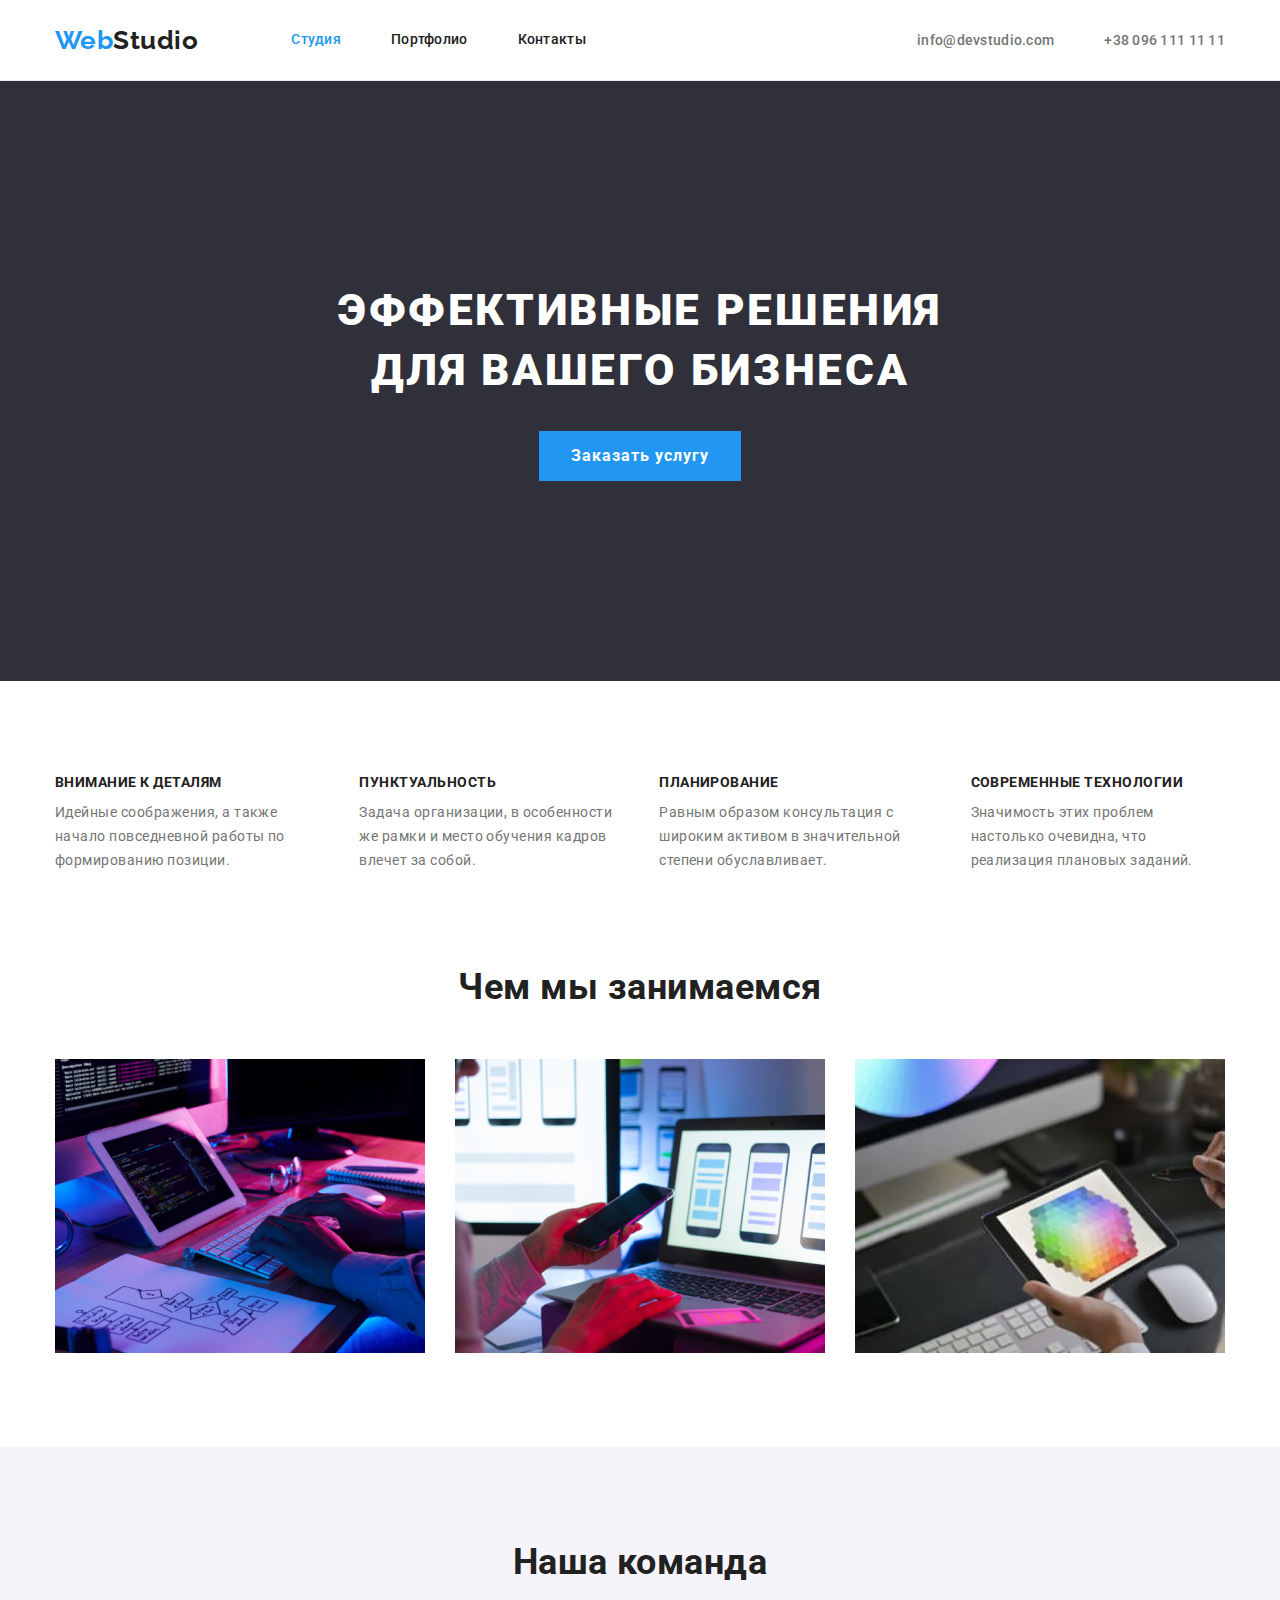
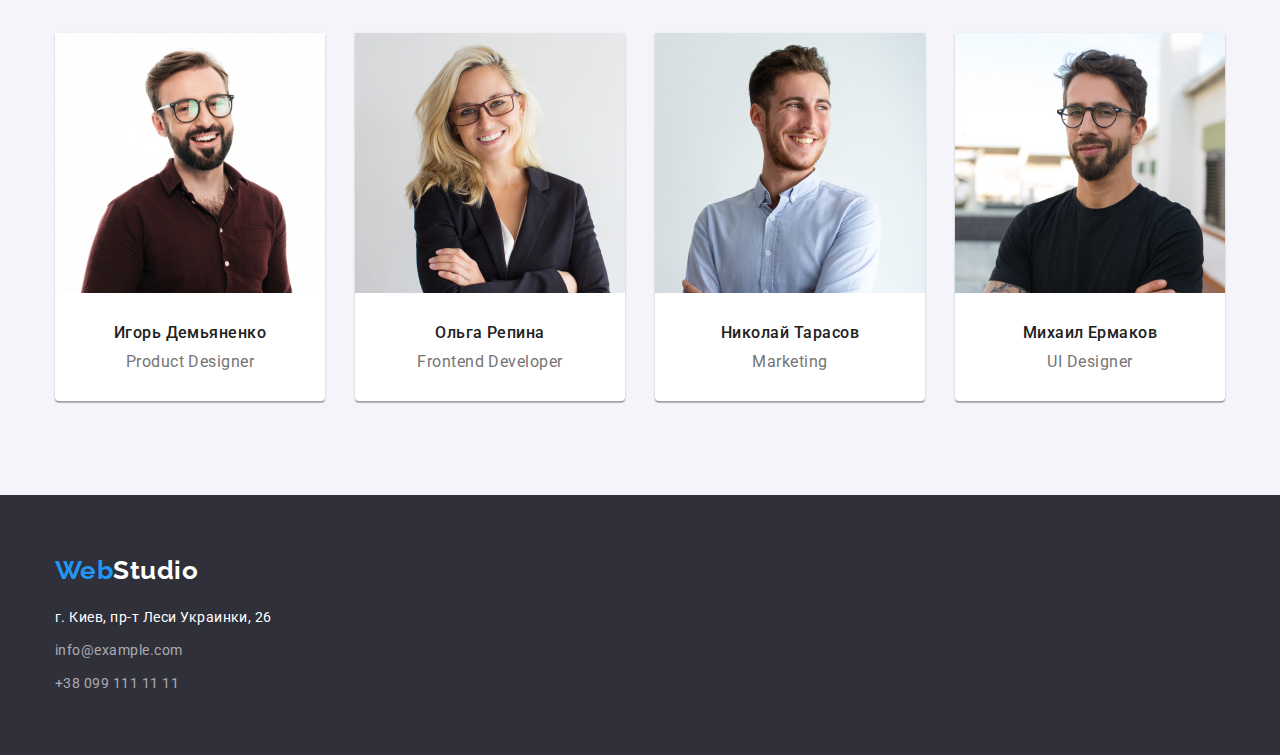
<file: index.html>
<!DOCTYPE html>
<html lang="en">
  <head>
    <meta charset="UTF-8" />
    <meta http-equiv="X-UA-Compatible" content="IE=edge" />
    <meta name="viewport" content="width=device-width, initial-scale=1.0" />
    <title>Document</title>

    <link
      href="https://fonts.googleapis.com/css2?family=Raleway:wght@700&family=Roboto:wght@400;500;700;900&display=swap"
      rel="stylesheet"
    />
    <link
      rel="stylesheet"
      href="https://cdnjs.cloudflare.com/ajax/libs/modern-normalize/1.1.0/modern-normalize.min.css"
    />
    <link rel="stylesheet" href="./css/styles.css" />
  </head>
  <body>
    <!-----------------HEADER-------------->

    <header>
      <div class="container header">
        <nav class="header-nav">
          <a href="/" class="logo"
            ><span class="second-color-logo">Web</span>Studio
          </a>
          <ul class="site-nav list">
            <li class="item">
              <a href="./index.html" class="link current">Студия</a>
            </li>
            <li class="item">
              <a href="./portfolio.html" class="link">Портфолио</a>
            </li>

            <li class="item">
              <a href="./contacts.html" class="link">Контакты</a>
            </li>
          </ul>
        </nav>

        <ul class="contacts list">
          <li class="item">
            <a href="mailto:info@devstudio.com" class="contacts-list"
              >info@devstudio.com</a
            >
          </li>
          <li class="item">
            <a href="tel:+380961111111" class="contacts-list"
              >+38 096 111 11 11</a
            >
          </li>
        </ul>
      </div>
    </header>
    <!-----------------MAIN-------------->

    <main>
      <!-----------------HERO-------------->

      <section class="hero">
        <div class="container">
          <h1 class="hero-title">Эффективные решения для вашего бизнеса</h1>
          <button type="button" class="hero button">Заказать услугу</button>
        </div>
      </section>

      <!-----------------BENEFITS-------------->
      <section class="section benefits-section">
        <h2 class="section-title visually-hidden">Наши плюсы</h2>
        <div class="container">
          <ul class="benefits-list list">
            <li class="item">
              <h3 class="title">Внимание к деталям</h3>
              <p class="benefits-text">
                Идейные соображения, а также начало повседневной работы по
                формированию позиции.
              </p>
            </li>
            <li class="item">
              <h3 class="title">Пунктуальность</h3>
              <p class="benefits-text">
                Задача организации, в особенности же рамки и место обучения
                кадров влечет за собой.
              </p>
            </li>
            <li class="item">
              <h3 class="title">Планирование</h3>
              <p class="benefits-text">
                Равным образом консультация с широким активом в значительной
                степени обуславливает.
              </p>
            </li>
            <li class="item">
              <h3 class="title">Современные технологии</h3>
              <p class="benefits-text">
                Значимость этих проблем настолько очевидна, что реализация
                плановых заданий.
              </p>
            </li>
          </ul>
        </div>
      </section>

      <!-----------------OCCUPATION-------------->
      <section class="section no-padding-top">
        <div class="container">
          <h2 class="section-title">Чем мы занимаемся</h2>

          <ul class="list-works list">
            <li class="item">
              <img
                src="./images/studio.images/works/site-development.jpg"
                alt="site development"
                width="370"
                height="294"
              />
            </li>
            <li class="item">
              <img
                src="./images/studio.images/works/mobile-development.jpg"
                alt="mobile development"
                width="370"
                height="294"
              />
            </li>
            <li class="item">
              <img
                src="./images/studio.images/works/styles-and-colors.jpg"
                alt="styles and colors"
                width="370"
                height="294"
              />
            </li>
          </ul>
        </div>
      </section>

      <!-----------------TEAM-------------->

      <section class="section team">
        <div class="container">
          <h2 class="section-title">Наша команда</h2>
          <ul class="team-list list">
            <li class="item">
              <img
                class="img"
                src="./images/studio.images/team/img-1.jpg"
                alt="Product Designer"
                width="270"
                height="260"
              />
              <div class="team-content">
                <h3 class="member">Игорь Демьяненко</h3>
                <p class="specialty">Product Designer</p>
              </div>
            </li>
            <li class="item">
              <img
                class="img"
                src="./images/studio.images/team/img-2.jpg"
                alt="Frontend Developer"
                width="270"
                height="260"
              />
              <div class="team-content">
                <h3 class="member">Ольга Репина</h3>
                <p class="specialty">Frontend Developer</p>
              </div>
            </li>
            <li class="item">
              <img
                class="img"
                src="./images/studio.images/team/img-3.jpg"
                alt="Marketing"
                width="270"
                height="260"
              />
              <div class="team-content">
                <h3 class="member">Николай Тарасов</h3>
                <p class="specialty">Marketing</p>
              </div>
            </li>
            <li class="item">
              <img
                class="img"
                src="./images/studio.images/team/img-4.jpg"
                alt="UI Designer"
                width="270"
                height="260"
              />
              <div class="team-content">
                <h3 class="member">Михаил Ермаков</h3>
                <p class="specialty">UI Designer</p>
              </div>
            </li>
          </ul>
        </div>
      </section>
    </main>
    <!-----------------FOOTER-------------->

    <footer class="footer">
      <div class="container">
        <a href="/" class="footer-logo"
          ><span class="footer-logo-span">Web</span>Studio
        </a>
        <address class="address">
          <a href="/" class="location">г. Киев, пр-т Леси Украинки, 26</a>
          <a href="emailto:info@example.com" class="contacts mail"
            >info@example.com</a
          >
          <a href="tel:+380991111111" class="contacts tel">+38 099 111 11 11</a>
        </address>
      </div>
    </footer>
  </body>
</html>
</file>
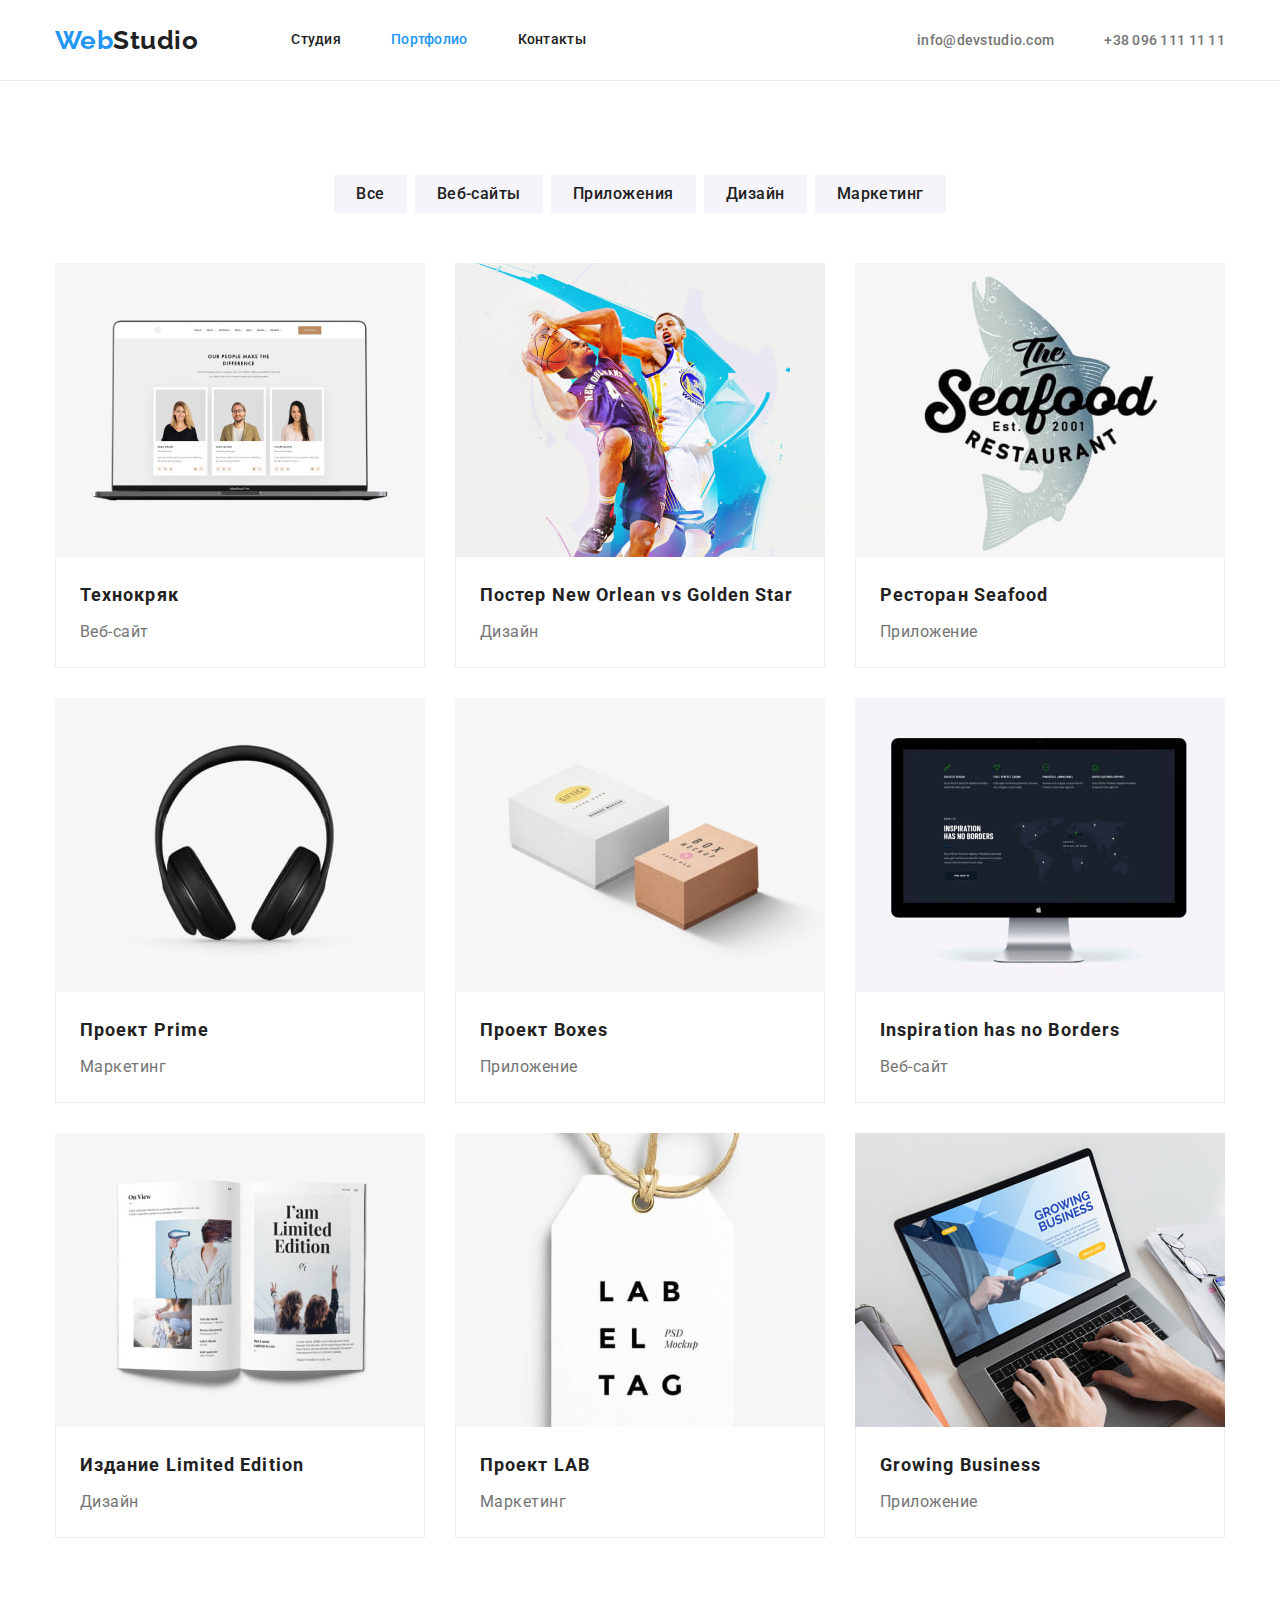
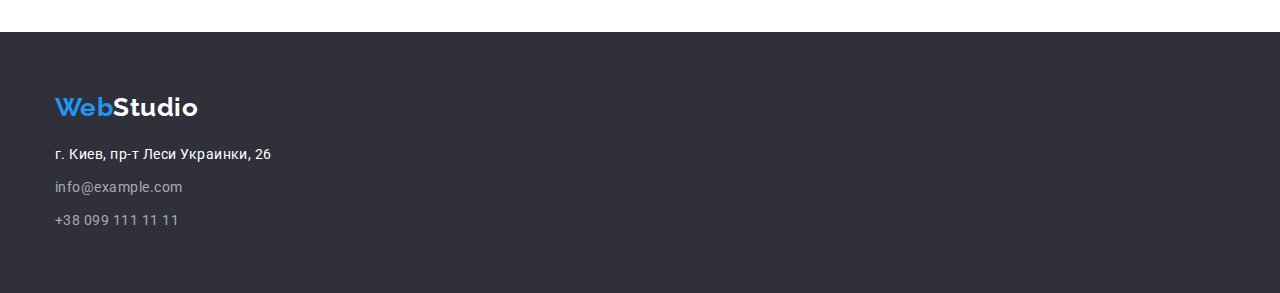
<file: portfolio.html>
<!DOCTYPE html>
<html lang="en">
  <head>
    <meta charset="UTF-8" />
    <meta http-equiv="X-UA-Compatible" content="IE=edge" />
    <meta name="viewport" content="width=device-width, initial-scale=1.0" />
    <title>Document</title>
    <link
      href="https://fonts.googleapis.com/css2?family=Raleway:wght@700&family=Roboto:wght@400;500;700;900&display=swap"
      rel="stylesheet"
    />
    <link
      rel="stylesheet"
      href="https://cdnjs.cloudflare.com/ajax/libs/modern-normalize/1.1.0/modern-normalize.min.css"
    />
    <link rel="stylesheet" href="./css/styles.css" />
  </head>
  <body>
    <!-----------------HEADER-------------->
    <header>
      <div class="container header">
        <nav class="header-nav">
          <a href="/" class="logo"
            ><span class="second-color-logo">Web</span>Studio
          </a>
          <ul class="site-nav list">
            <li class="item"><a href="./index.html" class="link">Студия</a></li>
            <li class="item">
              <a href="./portfolio.html" class="link current">Портфолио</a>
            </li>

            <li class="item">
              <a href="./contacts.html" class="link">Контакты</a>
            </li>
          </ul>
        </nav>

        <ul class="contacts list">
          <li class="item">
            <a href="mailto:info@devstudio.com" class="contacts-list"
              >info@devstudio.com</a
            >
          </li>
          <li class="item">
            <a href="tel:+380961111111" class="contacts-list"
              >+38 096 111 11 11</a
            >
          </li>
        </ul>
      </div>
    </header>
    <!-----------------MAIN-------------->
    <main>
      <section class="section">
        <div class="container">
          <!-----------------HIDDEN TITLE-------------->
          <h1 class="visually-hidden">Portfolio</h1>

          <!-----------------FILTER BUTTON-------------->
          <ul class="filter-list list">
            <li class="item">
              <button type="button" class="filter menu">Все</button>
            </li>
            <li class="item">
              <button type="button" class="filter menu">Веб-сайты</button>
            </li>
            <li class="item">
              <button type="button" class="filter menu">Приложения</button>
            </li>
            <li class="item">
              <button type="button" class="filter menu">Дизайн</button>
            </li>
            <li class="item">
              <button type="button" class="filter menu">Маркетинг</button>
            </li>
          </ul>

          <!-----------------PROJECTS LIST-------------->
          <ul class="projects list">
            <li class="item">
              <a href="" class="decoration">
                <img
                  class="img"
                  src="./images/portfolio.images/img-1.jpg"
                  alt="Технокряк"
                  width="370"
                  height="294"
                />
                <div class="content">
                  <h2 class="title">Технокряк</h2>
                  <p class="text">Веб-сайт</p>
                </div>
              </a>
            </li>

            <li class="item">
              <a href="" class="decoration">
                <img
                  class="img"
                  src="./images/portfolio.images/img-2.jpg"
                  alt="Постер New Orlean vs Golden Star"
                  width="370"
                  height="294"
                />
                <div class="content">
                  <h2 class="title">Постер New Orlean vs Golden Star</h2>
                  <p class="text">Дизайн</p>
                </div>
              </a>
            </li>

            <li class="item">
              <a href="" class="decoration">
                <img
                  class="img"
                  src="./images/portfolio.images/img-3.jpg"
                  alt="Ресторан Seafood"
                  width="370"
                  height="294"
                />
                <div class="content">
                  <h2 class="title">Ресторан Seafood</h2>
                  <p class="text">Приложение</p>
                </div>
              </a>
            </li>

            <li class="item">
              <a href="" class="decoration">
                <img
                  class="img"
                  src="./images/portfolio.images/img-4.jpg"
                  alt="Проект Prime"
                  width="370"
                  height="294"
                />
                <div class="content">
                  <h2 class="title">Проект Prime</h2>
                  <p class="text">Маркетинг</p>
                </div>
              </a>
            </li>

            <li class="item">
              <a href="" class="decoration">
                <img
                  class="img"
                  src="./images/portfolio.images/img-5.jpg"
                  alt="Проект Boxes"
                  width="370"
                  height="294"
                />
                <div class="content">
                  <h2 class="title">Проект Boxes</h2>
                  <p class="text">Приложение</p>
                </div>
              </a>
            </li>

            <li class="item">
              <a href="" class="decoration">
                <img
                  class="img"
                  src="./images/portfolio.images/img-6.jpg"
                  alt="Inspiration has no Borders"
                  width="370"
                  height="294"
                />
                <div class="content">
                  <h2 class="title">Inspiration has no Borders</h2>
                  <p class="text">Веб-сайт</p>
                </div>
              </a>
            </li>

            <li class="item">
              <a href="" class="decoration">
                <img
                  class="img"
                  src="./images/portfolio.images/img-7.jpg"
                  alt="Издание Limited Edition"
                  width="370"
                  height="294"
                />
                <div class="content">
                  <h2 class="title">Издание Limited Edition</h2>
                  <p class="text">Дизайн</p>
                </div>
              </a>
            </li>

            <li class="item">
              <a href="" class="decoration">
                <img
                  class="img"
                  src="./images/portfolio.images/img-8.jpg"
                  alt="Проект LAB"
                  width="370"
                  height="294"
                />
                <div class="content">
                  <h2 class="title">Проект LAB</h2>
                  <p class="text">Маркетинг</p>
                </div>
              </a>
            </li>

            <li class="item">
              <a href="" class="decoration">
                <img
                  class="img"
                  src="./images/portfolio.images/img-9.jpg"
                  alt="Growing Business"
                  width="370"
                  height="294"
                />
                <div class="content">
                  <h2 class="title">Growing Business</h2>
                  <p class="text">Приложение</p>
                </div>
              </a>
            </li>
          </ul>
        </div>
      </section>
    </main>

    <!-----------------FOOTER-------------->
    <footer class="footer">
      <div class="container">
        <a href="/" class="footer-logo"
          ><span class="footer-logo-span">Web</span>Studio
        </a>
        <address class="address">
          <a href="/" class="location">г. Киев, пр-т Леси Украинки, 26</a>
          <a href="emailto:info@example.com" class="contacts mail"
            >info@example.com</a
          >
          <a href="tel:+380991111111" class="contacts tel">+38 099 111 11 11</a>
        </address>
      </div>
    </footer>
  </body>
</html>
</file>
<file: css/styles.css>
body {
  font-family: "Roboto", sans-serif;
  letter-spacing: 0.03em;
}

:root {
  --basic-color: #212121;
  --text-color: #757575;
  --accent-color: #2196f3;
  --hero-title-color: #ffffff;
  --button-bkg-color: #2196f3;
  --hero-bcg-color: #2f303a;
  --hero-border-bottom: #ececec;
  --section-team-shadow: 0px 1px 3px rgba(0, 0, 0, 0.12),
    0px 1px 1px rgba(0, 0, 0, 0.14), 0px 2px 1px rgba(0, 0, 0, 0.2);
}

img {
  display: block;
  max-width: 100%;
}

h1,
h2,
h3,
p {
  margin-top: 0;
  margin-bottom: 0;
}

header {
  color: var(--basic-color);
  background-color: #ffffff;
  border-bottom: 1px solid var(--hero-border-bottom);
}

.list {
  list-style: none;
  margin: 0;
  padding: 0;
}

.decoration {
  text-decoration: none;
}
.visually-hidden {
  position: absolute;
  white-space: nowrap;
  width: 1px;
  height: 1px;
  overflow: hidden;
  border: 0;
  padding: 0;
  clip: rect(0 0 0 0);
  clip-path: inset(50%);
  margin: -1px;
}

.section {
  padding: 94px 0;
}

.container {
  width: 1200px;
  margin: 0 auto;
  /* outline: 2px solid bisque; */
  padding: 0 15px;
}
.section.no-padding-top {
  padding-top: 0;
}
/* ----------------WEB STUDIO--------------- */

/* ----------------HEADER--------------- */
.container.header {
  display: flex;
  justify-content: space-between;
}

/* ----------------LOGO--------------- */
.logo {
  margin-right: 93px;
  color: var(--basic-color);
  font-family: Raleway;
  font-weight: 700;
  font-size: 26px;
  line-height: 1.19;

  text-decoration: none;
}

.logo .second-color-logo {
  color: var(--accent-color);
}
.header-nav {
  display: flex;
  align-items: center;
  font-weight: 500;
  font-size: 16px;
  line-height: 1.14;
}
/* ----------------NAVIGATION--------------- */
.site-nav {
  display: flex;
}

.site-nav .item:not(:last-child) {
  margin-right: 50px;
}
/* альтернатива */

/* .site-nav .item{
  margin-right: 50px;
}
.site-nav .item:last-child{
margin-right: 0;
} */

/* .site-nav .item + .item{
  margin-left: 50px;
} */

.site-nav .link {
  display: block;
  padding-top: 32px;
  padding-bottom: 32px;
  color: var(--basic-color);
  font-size: 14px;
  line-height: 1.14;
  letter-spacing: 0.02em;
  text-decoration: none;
}

.site-nav .link:hover,
.site-nav .link:focus {
  color: var(--accent-color);
}
.site-nav .link.current {
  color: var(--accent-color);
}

/* ----------------HEADER CONTACTS--------------- */
.contacts {
  display: flex;
  align-items: center;
}
.contacts .item + .item {
  margin-left: 50px;
}

.contacts .contacts-list {
  color: var(--text-color);
  font-weight: 500;
  font-size: 14px;
  line-height: 1.14;
  letter-spacing: 0.02em;
  text-decoration: none;
  padding-top: 32px;
  padding-bottom: 32px;
}

.contacts .contacts-list:hover,
.contacts .contacts-list:focus {
  color: var(--accent-color);
}
/* ----------------MAIN--------------- */

/* ----------------HERO SECTION--------------- */

.section-title {
  color: var(--basic-color);
  font-weight: 700;
  font-size: 36px;
  line-height: 1.17;
  text-align: center;
  margin-bottom: 50px;
}

.hero {
  background-color: var(--hero-bcg-color);
  text-align: center;
  padding: 200px 0;
}

.hero-title {
  text-transform: uppercase;
  color: var(--hero-title-color);
  font-weight: 900;
  font-size: 44px;
  line-height: 1.36;
  text-align: center;
  letter-spacing: 0.06em;
  width: 696px;
  margin: 0 auto 30px auto;
}
/* ----------------HERO BUTTON--------------- */
.button {
  background-color: var(--button-bkg-color);
  color: var(--hero-title-color);
  padding: 10px 32px;
  font-weight: 700;
  font-size: 16px;
  line-height: 1.88;
  text-align: center;
  letter-spacing: 0.06em;
  cursor: pointer;
  border: none;
}
.hero.button:hover,
.hero.button:focus {
}

/* ----------------BENEFITS--------------- */

.benefits-list {
  display: flex;
}
.benefits-list .item + .item {
  margin-left: 30px;
}

.benefits-list .title {
  text-transform: uppercase;
  color: var(--basic-color);
  font-size: 14px;
  font-weight: 700;
  line-height: 1.14;
  margin-bottom: 10px;
}
.benefits-text {
  color: var(--text-color);

  font-size: 14px;
  line-height: 1.71;
}

/* ----------------OCCUPATION--------------- */
.list-works {
  display: flex;
  /* margin-right: -15px;
  margin-left: -15px; */
}
.list-works .item + .item {
  margin-left: 30px;
}
/* .list-works .item{
  margin-right: 15px;
  margin-left: 15px;
} */

/* ----------------TEAM--------------- */

.team {
  background-color: #f5f4fa;
}

.team-list {
  display: flex;
  padding-left: 0;
}
.team-content {
  text-align: center;
  padding-top: 30px;
  padding-bottom: 30px;
}
.team .item {
  background-color: #fff;
  /* overflow: hidden; */
  box-shadow: var(--section-team-shadow);
  border-radius: 0px 0px 4px 4px;
}

.team-list .item + .item {
  margin-left: 30px;
}

/* ----------------TEAM SPECIALTY--------------- */
.section .member {
  color: var(--basic-color);

  font-weight: 500;
  font-size: 16px;
  line-height: 1.19;
  margin-bottom: 10px;
}
.section .specialty {
  color: var(--text-color);
  font-size: 16px;
  line-height: 1.19;
}
/* ----------------FOOTER--------------- */
.footer {
  background-color: var(--hero-bcg-color);
  padding: 60px 0;
}
.footer-logo {
  display: inline-block;
  color: var(--hero-title-color);
  font-family: "Raleway";
  margin-bottom: 20px;

  font-weight: 700;
  font-size: 26px;
  line-height: 1.19;
  text-decoration: none;
}
.footer-logo .footer-logo-span {
  color: var(--accent-color);
}
.footer-logo:hover,
.footer-logo:focus {
}
.address {
  font-style: normal;
}
.address .location {
  display: block;
  color: var(--hero-title-color);
  font-weight: 400;
  font-size: 14px;
  line-height: 1.71;
  text-decoration: none;
  margin-bottom: 9px;
}
.address .location:hover,
.address .location:focus {
  color: var(--accent-color);
}
.address .contacts {
  font-size: 14px;
  line-height: 1.71;
  text-decoration: none;
  color: rgba(255, 255, 255, 0.6);
}
.contacts.mail {
  margin-bottom: 9px;
}

.address .contacts:hover,
.address .contacts:focus {
  color: var(--accent-color);
}

/* ----------------PORTFOLIO--------------- */

/* ----------------FILTER LIST--------------- */
.filter-list {
  display: flex;
  justify-content: center;
  list-style-type: none;
  margin-bottom: 50px;
}
.filter.menu {
  color: var(--basic-color);
  background: #f5f4fa;
  font-weight: 500;
  font-size: 16px;
  line-height: 1.62;
  text-align: center;
  letter-spacing: 0.03em;
  padding: 6px 22px;
  cursor: pointer;
  border: none;
}
.filter-list .item + .item {
  margin-left: 8px;
}

.filter.menu:hover,
.filter.menu:focus {
  color: var(--hero-title-color);
  background-color: var(--button-bkg-color);
}

/* ----------------PROJECTS--------------- */
.projects {
  padding: 0;
  display: flex;
  flex-wrap: wrap;

  margin-right: -30px;
  margin-bottom: -30px;
}
.projects .item {
  flex-basis: calc(100% / 3 - 30px);
  box-sizing: border-box;
  margin-right: 30px;
  margin-bottom: 30px;
}
.projects .item .content {
  padding: 20px 24px;
  border: 1px solid #eeeeee;
  border-top: none;
}

.projects .title {
  color: var(--basic-color);
  font-weight: bold;
  font-size: 18px;
  line-height: 2;
  letter-spacing: 0.06em;
}

.projects .text {
  color: var(--text-color);
  font-size: 16px;
  line-height: 1.88;
}

.projects .title {
  margin-bottom: 4px;
}
</file>
